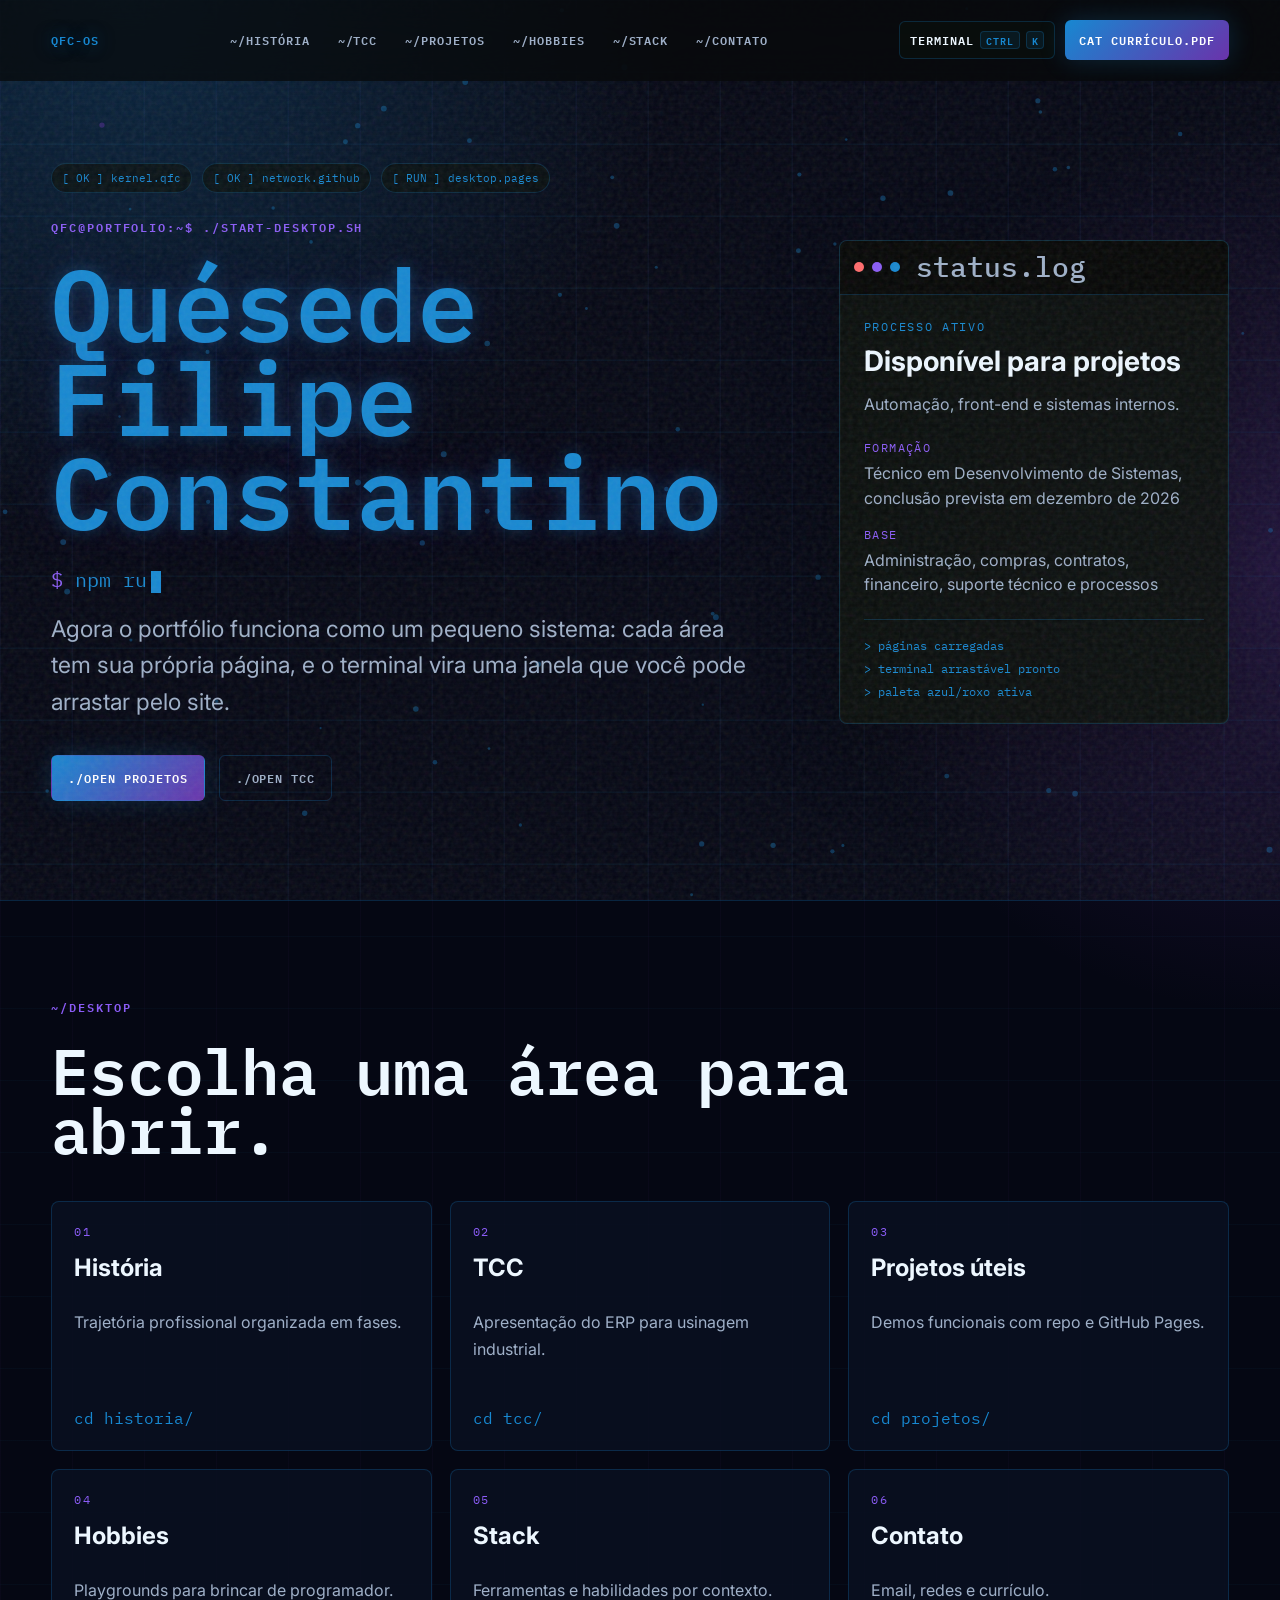
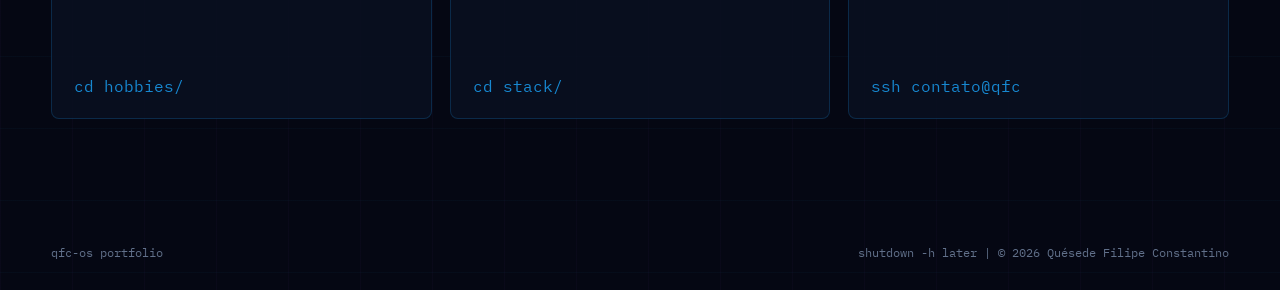
<file: index.html>
<!doctype html>
<html lang="pt-BR">
<head>
  <meta charset="utf-8">
  <meta name="viewport" content="width=device-width, initial-scale=1">
  <meta name="description" content="Portfólio terminal de Quésede Filipe Constantino, desenvolvedor em formação com projetos de automação, ERP, front-end e sistemas web.">
  <title>QFC OS | Home</title>
  <link rel="preconnect" href="https://fonts.googleapis.com">
  <link rel="preconnect" href="https://fonts.gstatic.com" crossorigin>
  <link href="https://fonts.googleapis.com/css2?family=IBM+Plex+Mono:wght@400;500;600&family=Inter:wght@400;500;600;700;800;900&display=swap" rel="stylesheet">
  <link rel="stylesheet" href="assets/css/styles.css">
</head>
<body>
  <div class="grain" aria-hidden="true"></div>
  <div class="scanlines" aria-hidden="true"></div>
  <header class="site-header" id="top">
    <a class="brand" href="index.html">qfc-os</a>
    <nav aria-label="Principal">
      <a href="historia.html">~/história</a>
      <a href="tcc.html">~/tcc</a>
      <a href="projetos.html">~/projetos</a>
      <a href="hobbies.html">~/hobbies</a>
      <a href="stack.html">~/stack</a>
      <a href="contato.html">~/contato</a>
    </nav>
    <div class="header-tools">
      <button class="command-trigger" id="terminalTrigger" type="button" aria-label="Abrir terminal Linux" aria-controls="linuxTerminal" aria-expanded="false">
        <span>Terminal</span><kbd>Ctrl</kbd><kbd>K</kbd>
      </button>
      <a class="header-action" href="assets/docs/curriculo-quesede-filipe-constantino.pdf">cat currículo.pdf</a>
    </div>
  </header>

  <main>
    <section class="hero" data-section>
      <canvas id="signalCanvas" aria-hidden="true"></canvas>
      <div class="hero-copy">
        <div class="boot-strip" aria-label="Sequência de inicialização">
          <span>[ OK ] kernel.qfc</span>
          <span>[ OK ] network.github</span>
          <span>[ RUN ] desktop.pages</span>
        </div>
        <p class="eyebrow">qfc@portfolio:~$ ./start-desktop.sh</p>
        <h1>Quésede<br>Filipe<br>Constantino</h1>
        <p class="hero-line"><span class="prompt">$</span> <span id="typedCommand">npm run portfolio -- --terminal-mode</span><span class="caret"></span></p>
        <p class="hero-subline">Agora o portfólio funciona como um pequeno sistema: cada área tem sua própria página, e o terminal vira uma janela que você pode arrastar pelo site.</p>
        <div class="hero-actions">
          <a class="button primary" href="projetos.html">./open projetos</a>
          <a class="button ghost" href="tcc.html">./open tcc</a>
        </div>
      </div>
      <aside class="hero-panel terminal-window" aria-label="Resumo profissional">
        <div class="window-bar"><span></span><span></span><span></span><strong>status.log</strong></div>
        <span class="panel-kicker">processo ativo</span>
        <strong>Disponível para projetos</strong>
        <p id="typedStatus">Automação, front-end e sistemas internos.</p>
        <dl>
          <div><dt>Formação</dt><dd>Técnico em Desenvolvimento de Sistemas, conclusão prevista em dezembro de 2026</dd></div>
          <div><dt>Base</dt><dd>Administração, compras, contratos, financeiro, suporte técnico e processos</dd></div>
        </dl>
        <div class="terminal-log">
          <span>&gt; páginas carregadas</span>
          <span>&gt; terminal arrastável pronto</span>
          <span>&gt; paleta azul/roxo ativa</span>
        </div>
      </aside>
    </section>

    <section class="page-shell" aria-label="Mapa do portfólio">
      <div class="section-intro reveal">
        <p class="eyebrow">~/desktop</p>
        <h2>Escolha uma área para abrir.</h2>
      </div>
      <div class="page-nav-grid">
        <a class="page-card reveal" href="historia.html"><span>01</span><strong>História</strong><p>Trajetória profissional organizada em fases.</p><code>cd historia/</code></a>
        <a class="page-card reveal" href="tcc.html"><span>02</span><strong>TCC</strong><p>Apresentação do ERP para usinagem industrial.</p><code>cd tcc/</code></a>
        <a class="page-card reveal" href="projetos.html"><span>03</span><strong>Projetos úteis</strong><p>Demos funcionais com repo e GitHub Pages.</p><code>cd projetos/</code></a>
        <a class="page-card reveal" href="hobbies.html"><span>04</span><strong>Hobbies</strong><p>Playgrounds para brincar de programador.</p><code>cd hobbies/</code></a>
        <a class="page-card reveal" href="stack.html"><span>05</span><strong>Stack</strong><p>Ferramentas e habilidades por contexto.</p><code>cd stack/</code></a>
        <a class="page-card reveal" href="contato.html"><span>06</span><strong>Contato</strong><p>Email, redes e currículo.</p><code>ssh contato@qfc</code></a>
      </div>
    </section>
  </main>

  <footer><span>qfc-os portfolio</span><span>shutdown -h later | © 2026 Quésede Filipe Constantino</span></footer>

  <section class="linux-terminal terminal-window" id="linuxTerminal" aria-label="Terminal de comandos do portfólio" hidden>
    <div class="window-bar"><span></span><span></span><span></span><strong>qfc@portfolio:~</strong><button id="terminalClose" type="button" aria-label="Fechar terminal">×</button></div>
    <div class="terminal-output" id="terminalOutput" aria-live="polite"></div>
    <form class="terminal-input-line" id="terminalForm"><label for="terminalInput">qfc@portfolio:~$</label><input id="terminalInput" type="text" autocomplete="off" spellcheck="false" placeholder="digite help"></form>
  </section>
  <div class="toast" id="toast" role="status" aria-live="polite" hidden></div>
  <script src="assets/js/main.js"></script>
</body>
</html>
</file>
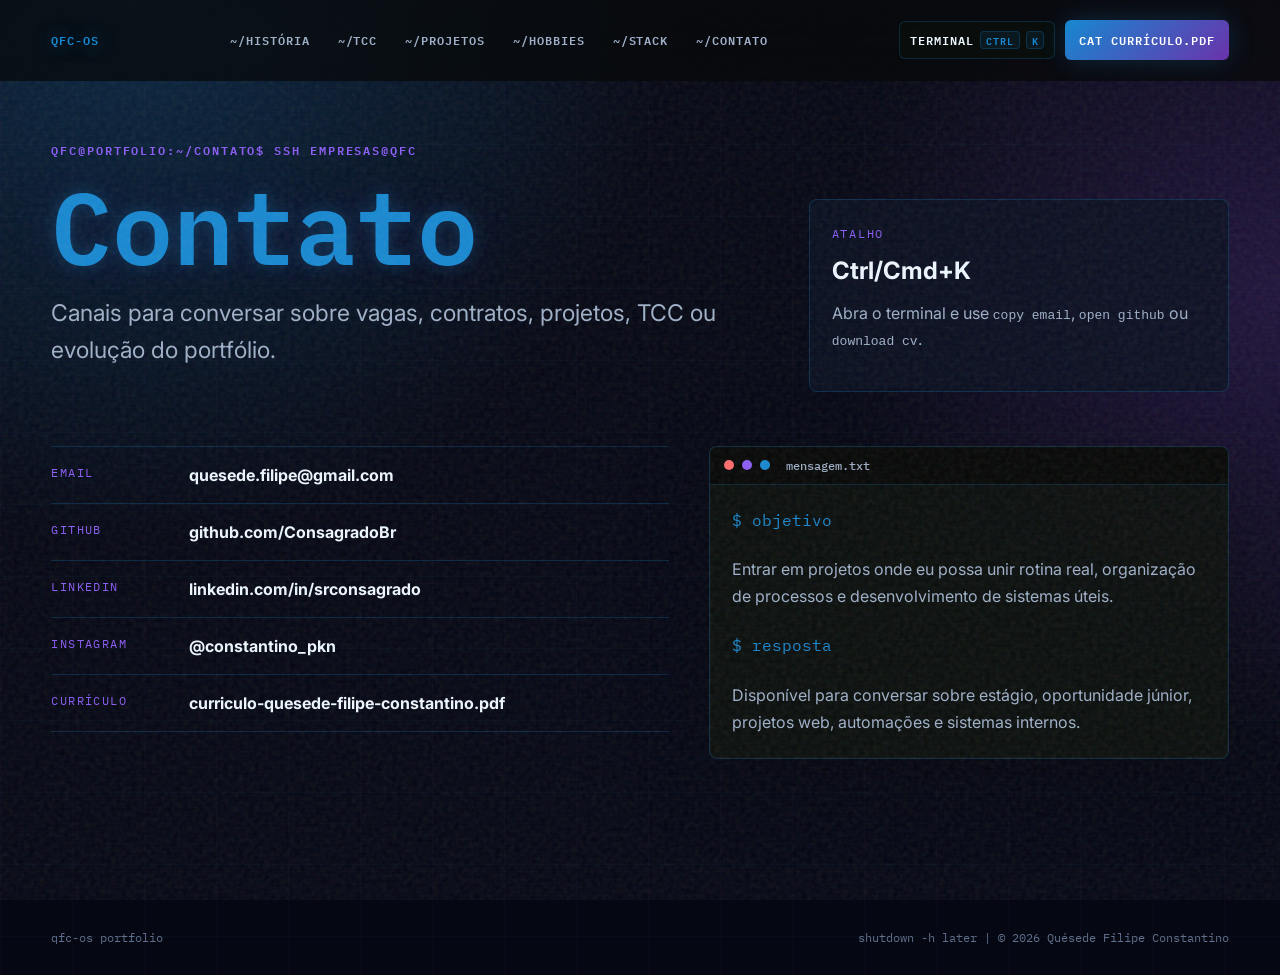
<file: contato.html>
<!doctype html>
<html lang="pt-BR">
<head>
  <meta charset="utf-8">
  <meta name="viewport" content="width=device-width, initial-scale=1">
  <meta name="description" content="Contato, redes e currículo de Quésede Filipe Constantino.">
  <title>QFC OS | Contato</title>
  <link rel="preconnect" href="https://fonts.googleapis.com">
  <link rel="preconnect" href="https://fonts.gstatic.com" crossorigin>
  <link href="https://fonts.googleapis.com/css2?family=IBM+Plex+Mono:wght@400;500;600&family=Inter:wght@400;500;600;700;800;900&display=swap" rel="stylesheet">
  <link rel="stylesheet" href="assets/css/styles.css">
</head>
<body>
  <div class="grain" aria-hidden="true"></div>
  <div class="scanlines" aria-hidden="true"></div>
  <header class="site-header" id="top">
    <a class="brand" href="index.html">qfc-os</a>
    <nav aria-label="Principal"><a href="historia.html">~/história</a><a href="tcc.html">~/tcc</a><a href="projetos.html">~/projetos</a><a href="hobbies.html">~/hobbies</a><a href="stack.html">~/stack</a><a href="contato.html">~/contato</a></nav>
    <div class="header-tools"><button class="command-trigger" id="terminalTrigger" type="button" aria-label="Abrir terminal Linux" aria-controls="linuxTerminal" aria-expanded="false"><span>Terminal</span><kbd>Ctrl</kbd><kbd>K</kbd></button><a class="header-action" href="assets/docs/curriculo-quesede-filipe-constantino.pdf">cat currículo.pdf</a></div>
  </header>

  <main class="page-shell">
    <section class="page-hero reveal">
      <div>
        <p class="eyebrow">qfc@portfolio:~/contato$ ssh empresas@qfc</p>
        <h1>Contato</h1>
        <p class="page-lead">Canais para conversar sobre vagas, contratos, projetos, TCC ou evolução do portfólio.</p>
      </div>
      <aside class="content-card"><span>atalho</span><strong>Ctrl/Cmd+K</strong><p>Abra o terminal e use <code>copy email</code>, <code>open github</code> ou <code>download cv</code>.</p></aside>
    </section>

    <section class="contact reveal" aria-label="Links de contato">
      <div class="contact-links">
        <a href="mailto:quesede.filipe@gmail.com"><span>Email</span><strong>quesede.filipe@gmail.com</strong></a>
        <a href="https://github.com/ConsagradoBr" target="_blank" rel="noreferrer"><span>GitHub</span><strong>github.com/ConsagradoBr</strong></a>
        <a href="https://www.linkedin.com/in/srconsagrado/" target="_blank" rel="noreferrer"><span>LinkedIn</span><strong>linkedin.com/in/srconsagrado</strong></a>
        <a href="https://www.instagram.com/constantino_pkn/" target="_blank" rel="noreferrer"><span>Instagram</span><strong>@constantino_pkn</strong></a>
        <a href="assets/docs/curriculo-quesede-filipe-constantino.pdf"><span>Currículo</span><strong>curriculo-quesede-filipe-constantino.pdf</strong></a>
      </div>
      <article class="terminal-window tcc-terminal">
        <div class="window-bar"><span></span><span></span><span></span><strong>mensagem.txt</strong></div>
        <p class="command">$ objetivo</p>
        <p>Entrar em projetos onde eu possa unir rotina real, organização de processos e desenvolvimento de sistemas úteis.</p>
        <p class="command">$ resposta</p>
        <p>Disponível para conversar sobre estágio, oportunidade júnior, projetos web, automações e sistemas internos.</p>
      </article>
    </section>
  </main>

  <footer><span>qfc-os portfolio</span><span>shutdown -h later | © 2026 Quésede Filipe Constantino</span></footer>
  <section class="linux-terminal terminal-window" id="linuxTerminal" aria-label="Terminal de comandos do portfólio" hidden>
    <div class="window-bar"><span></span><span></span><span></span><strong>qfc@portfolio:~/contato</strong><button id="terminalClose" type="button" aria-label="Fechar terminal">×</button></div>
    <div class="terminal-output" id="terminalOutput" aria-live="polite"></div>
    <form class="terminal-input-line" id="terminalForm"><label for="terminalInput">qfc@portfolio:~$</label><input id="terminalInput" type="text" autocomplete="off" spellcheck="false" placeholder="digite help"></form>
  </section>
  <div class="toast" id="toast" role="status" aria-live="polite" hidden></div>
  <script src="assets/js/main.js"></script>
</body>
</html>
</file>
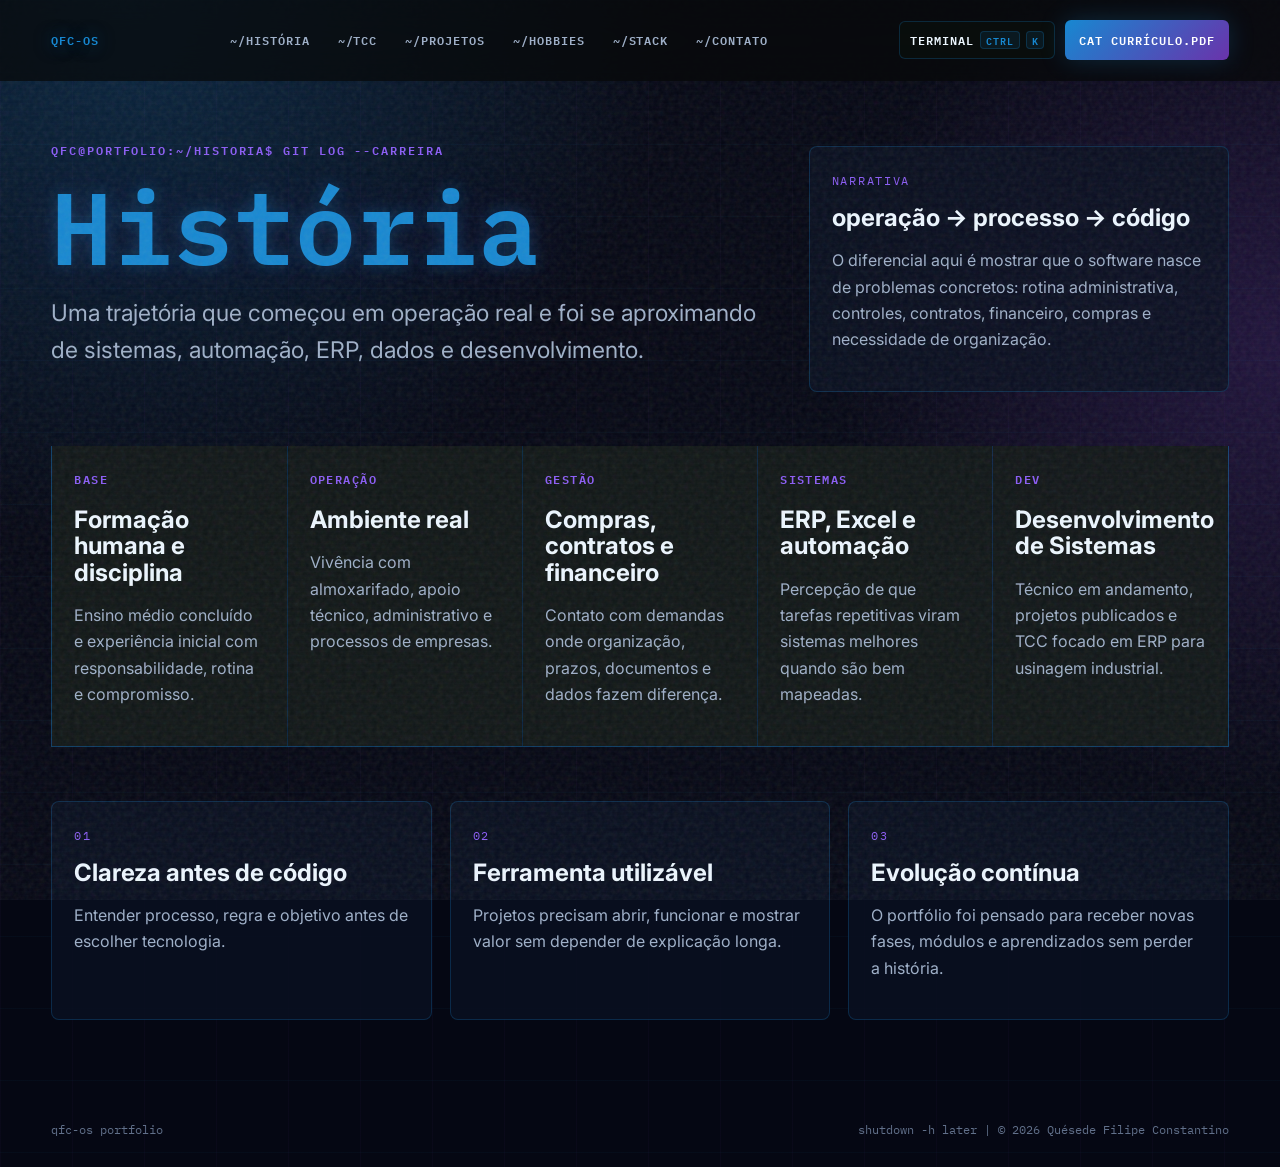
<file: historia.html>
<!doctype html>
<html lang="pt-BR">
<head>
  <meta charset="utf-8">
  <meta name="viewport" content="width=device-width, initial-scale=1">
  <meta name="description" content="História profissional de Quésede Filipe Constantino em formato de sistema operacional.">
  <title>QFC OS | História</title>
  <link rel="preconnect" href="https://fonts.googleapis.com">
  <link rel="preconnect" href="https://fonts.gstatic.com" crossorigin>
  <link href="https://fonts.googleapis.com/css2?family=IBM+Plex+Mono:wght@400;500;600&family=Inter:wght@400;500;600;700;800;900&display=swap" rel="stylesheet">
  <link rel="stylesheet" href="assets/css/styles.css">
</head>
<body>
  <div class="grain" aria-hidden="true"></div>
  <div class="scanlines" aria-hidden="true"></div>
  <header class="site-header" id="top">
    <a class="brand" href="index.html">qfc-os</a>
    <nav aria-label="Principal">
      <a href="historia.html">~/história</a>
      <a href="tcc.html">~/tcc</a>
      <a href="projetos.html">~/projetos</a>
      <a href="hobbies.html">~/hobbies</a>
      <a href="stack.html">~/stack</a>
      <a href="contato.html">~/contato</a>
    </nav>
    <div class="header-tools">
      <button class="command-trigger" id="terminalTrigger" type="button" aria-label="Abrir terminal Linux" aria-controls="linuxTerminal" aria-expanded="false"><span>Terminal</span><kbd>Ctrl</kbd><kbd>K</kbd></button>
      <a class="header-action" href="assets/docs/curriculo-quesede-filipe-constantino.pdf">cat currículo.pdf</a>
    </div>
  </header>

  <main class="page-shell">
    <section class="page-hero reveal" aria-label="História profissional">
      <div>
        <p class="eyebrow">qfc@portfolio:~/historia$ git log --carreira</p>
        <h1>História</h1>
        <p class="page-lead">Uma trajetória que começou em operação real e foi se aproximando de sistemas, automação, ERP, dados e desenvolvimento.</p>
      </div>
      <aside class="content-card">
        <span>narrativa</span>
        <strong>operação -> processo -> código</strong>
        <p>O diferencial aqui é mostrar que o software nasce de problemas concretos: rotina administrativa, controles, contratos, financeiro, compras e necessidade de organização.</p>
      </aside>
    </section>

    <section class="timeline reveal" aria-label="Linha do tempo">
      <article><span>base</span><h3>Formação humana e disciplina</h3><p>Ensino médio concluído e experiência inicial com responsabilidade, rotina e compromisso.</p></article>
      <article><span>operação</span><h3>Ambiente real</h3><p>Vivência com almoxarifado, apoio técnico, administrativo e processos de empresas.</p></article>
      <article><span>gestão</span><h3>Compras, contratos e financeiro</h3><p>Contato com demandas onde organização, prazos, documentos e dados fazem diferença.</p></article>
      <article><span>sistemas</span><h3>ERP, Excel e automação</h3><p>Percepção de que tarefas repetitivas viram sistemas melhores quando são bem mapeadas.</p></article>
      <article><span>dev</span><h3>Desenvolvimento de Sistemas</h3><p>Técnico em andamento, projetos publicados e TCC focado em ERP para usinagem industrial.</p></article>
    </section>

    <section class="content-grid reveal" aria-label="Princípios">
      <article class="content-card"><span>01</span><strong>Clareza antes de código</strong><p>Entender processo, regra e objetivo antes de escolher tecnologia.</p></article>
      <article class="content-card"><span>02</span><strong>Ferramenta utilizável</strong><p>Projetos precisam abrir, funcionar e mostrar valor sem depender de explicação longa.</p></article>
      <article class="content-card"><span>03</span><strong>Evolução contínua</strong><p>O portfólio foi pensado para receber novas fases, módulos e aprendizados sem perder a história.</p></article>
    </section>
  </main>

  <footer><span>qfc-os portfolio</span><span>shutdown -h later | © 2026 Quésede Filipe Constantino</span></footer>
  <section class="linux-terminal terminal-window" id="linuxTerminal" aria-label="Terminal de comandos do portfólio" hidden>
    <div class="window-bar"><span></span><span></span><span></span><strong>qfc@portfolio:~/historia</strong><button id="terminalClose" type="button" aria-label="Fechar terminal">×</button></div>
    <div class="terminal-output" id="terminalOutput" aria-live="polite"></div>
    <form class="terminal-input-line" id="terminalForm"><label for="terminalInput">qfc@portfolio:~$</label><input id="terminalInput" type="text" autocomplete="off" spellcheck="false" placeholder="digite help"></form>
  </section>
  <div class="toast" id="toast" role="status" aria-live="polite" hidden></div>
  <script src="assets/js/main.js"></script>
</body>
</html>
</file>
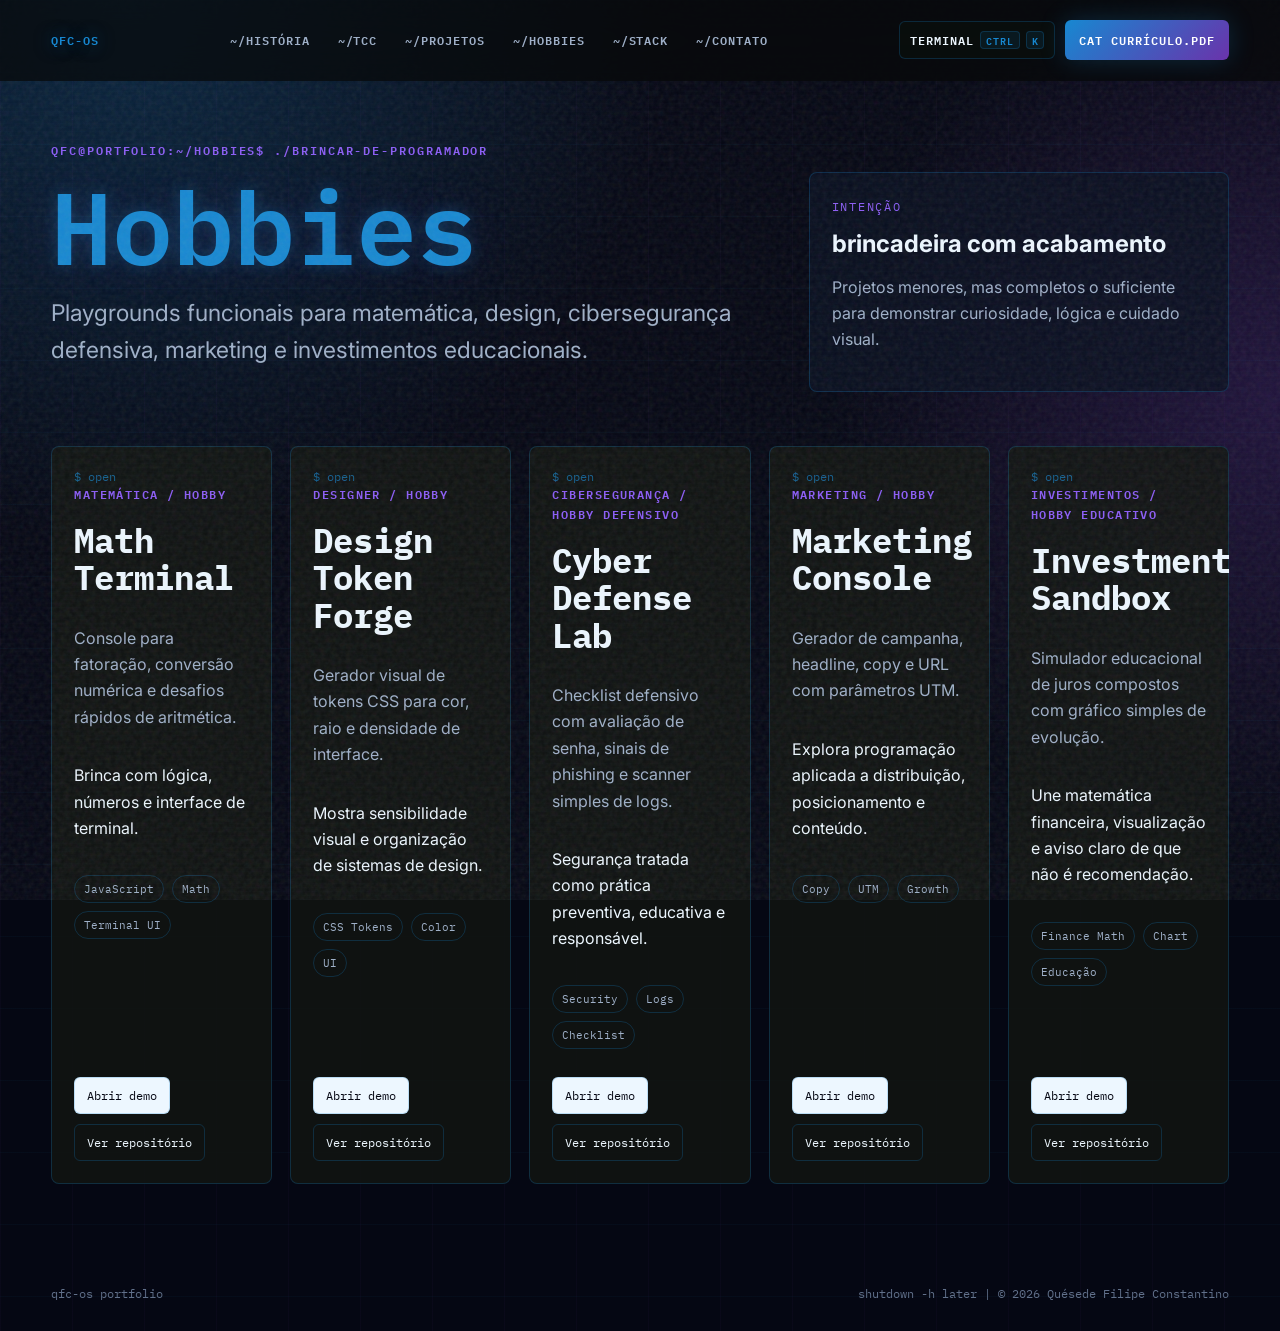
<file: hobbies.html>
<!doctype html>
<html lang="pt-BR">
<head>
  <meta charset="utf-8">
  <meta name="viewport" content="width=device-width, initial-scale=1">
  <meta name="description" content="Projetos hobby e playgrounds de programação de Quésede Filipe Constantino.">
  <title>QFC OS | Hobbies</title>
  <link rel="preconnect" href="https://fonts.googleapis.com">
  <link rel="preconnect" href="https://fonts.gstatic.com" crossorigin>
  <link href="https://fonts.googleapis.com/css2?family=IBM+Plex+Mono:wght@400;500;600&family=Inter:wght@400;500;600;700;800;900&display=swap" rel="stylesheet">
  <link rel="stylesheet" href="assets/css/styles.css">
</head>
<body>
  <div class="grain" aria-hidden="true"></div>
  <div class="scanlines" aria-hidden="true"></div>
  <header class="site-header" id="top">
    <a class="brand" href="index.html">qfc-os</a>
    <nav aria-label="Principal"><a href="historia.html">~/história</a><a href="tcc.html">~/tcc</a><a href="projetos.html">~/projetos</a><a href="hobbies.html">~/hobbies</a><a href="stack.html">~/stack</a><a href="contato.html">~/contato</a></nav>
    <div class="header-tools"><button class="command-trigger" id="terminalTrigger" type="button" aria-label="Abrir terminal Linux" aria-controls="linuxTerminal" aria-expanded="false"><span>Terminal</span><kbd>Ctrl</kbd><kbd>K</kbd></button><a class="header-action" href="assets/docs/curriculo-quesede-filipe-constantino.pdf">cat currículo.pdf</a></div>
  </header>

  <main class="page-shell">
    <section class="page-hero reveal">
      <div>
        <p class="eyebrow">qfc@portfolio:~/hobbies$ ./brincar-de-programador</p>
        <h1>Hobbies</h1>
        <p class="page-lead">Playgrounds funcionais para matemática, design, cibersegurança defensiva, marketing e investimentos educacionais.</p>
      </div>
      <aside class="content-card"><span>intenção</span><strong>brincadeira com acabamento</strong><p>Projetos menores, mas completos o suficiente para demonstrar curiosidade, lógica e cuidado visual.</p></aside>
    </section>

    <section class="project-grid lab-grid" id="labGrid" aria-label="Projetos hobby"></section>
  </main>

  <footer><span>qfc-os portfolio</span><span>shutdown -h later | © 2026 Quésede Filipe Constantino</span></footer>
  <section class="linux-terminal terminal-window" id="linuxTerminal" aria-label="Terminal de comandos do portfólio" hidden>
    <div class="window-bar"><span></span><span></span><span></span><strong>qfc@portfolio:~/hobbies</strong><button id="terminalClose" type="button" aria-label="Fechar terminal">×</button></div>
    <div class="terminal-output" id="terminalOutput" aria-live="polite"></div>
    <form class="terminal-input-line" id="terminalForm"><label for="terminalInput">qfc@portfolio:~$</label><input id="terminalInput" type="text" autocomplete="off" spellcheck="false" placeholder="digite help"></form>
  </section>
  <div class="toast" id="toast" role="status" aria-live="polite" hidden></div>
  <script src="assets/js/main.js"></script>
</body>
</html>
</file>
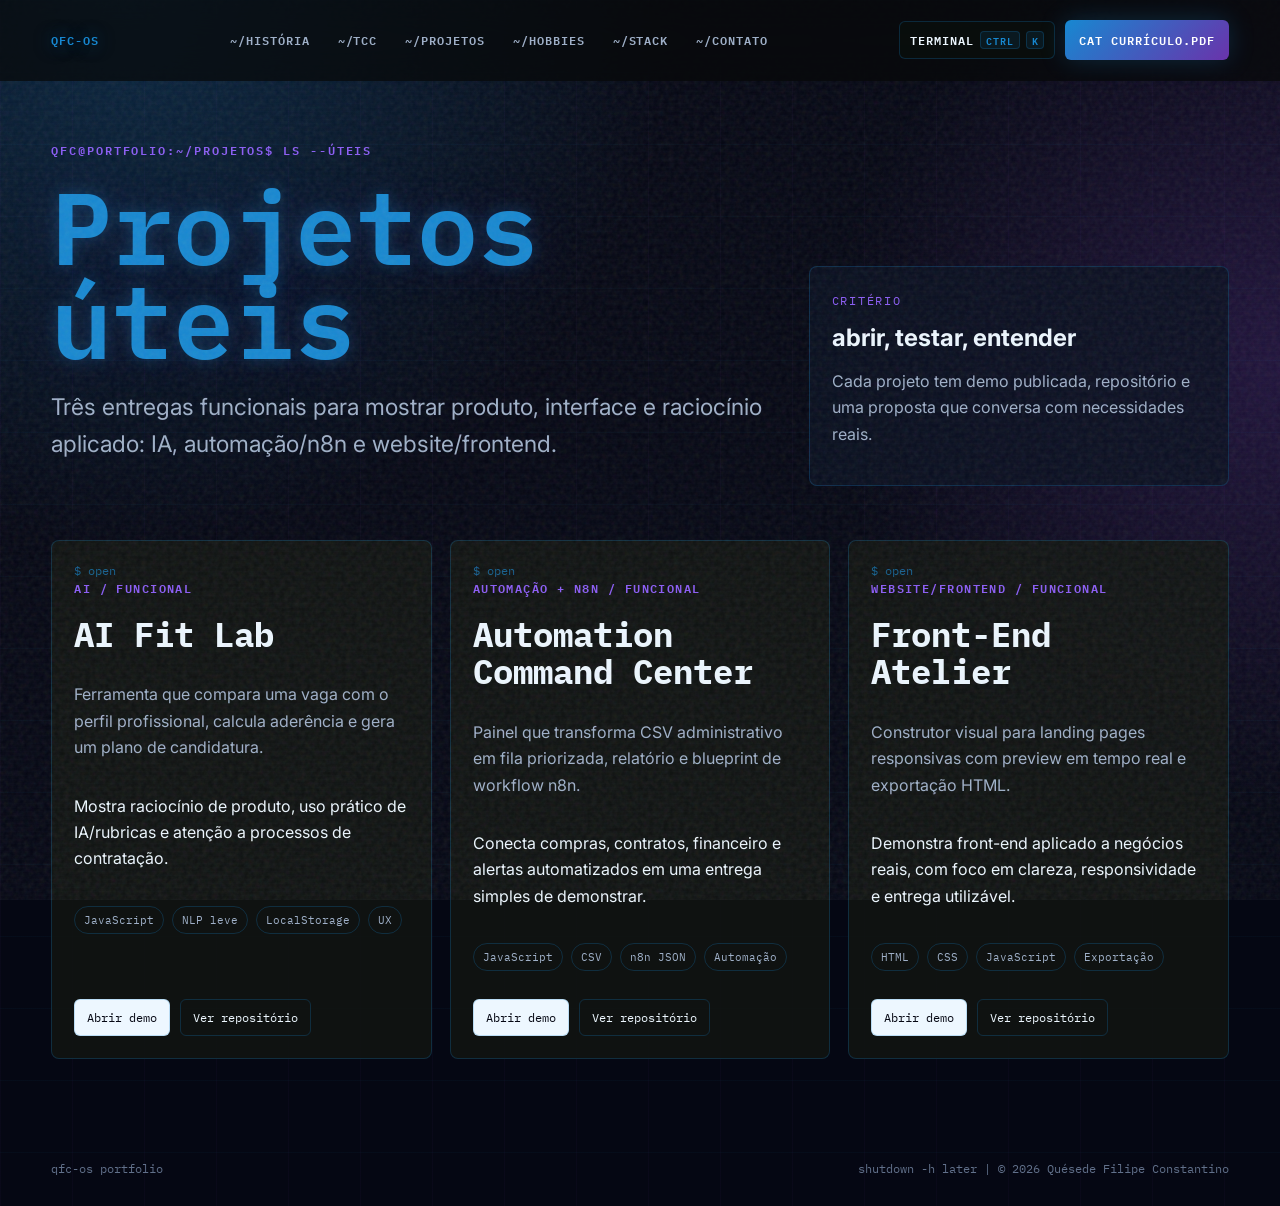
<file: projetos.html>
<!doctype html>
<html lang="pt-BR">
<head>
  <meta charset="utf-8">
  <meta name="viewport" content="width=device-width, initial-scale=1">
  <meta name="description" content="Projetos úteis de IA, automação e front-end de Quésede Filipe Constantino.">
  <title>QFC OS | Projetos</title>
  <link rel="preconnect" href="https://fonts.googleapis.com">
  <link rel="preconnect" href="https://fonts.gstatic.com" crossorigin>
  <link href="https://fonts.googleapis.com/css2?family=IBM+Plex+Mono:wght@400;500;600&family=Inter:wght@400;500;600;700;800;900&display=swap" rel="stylesheet">
  <link rel="stylesheet" href="assets/css/styles.css">
</head>
<body>
  <div class="grain" aria-hidden="true"></div>
  <div class="scanlines" aria-hidden="true"></div>
  <header class="site-header" id="top">
    <a class="brand" href="index.html">qfc-os</a>
    <nav aria-label="Principal"><a href="historia.html">~/história</a><a href="tcc.html">~/tcc</a><a href="projetos.html">~/projetos</a><a href="hobbies.html">~/hobbies</a><a href="stack.html">~/stack</a><a href="contato.html">~/contato</a></nav>
    <div class="header-tools"><button class="command-trigger" id="terminalTrigger" type="button" aria-label="Abrir terminal Linux" aria-controls="linuxTerminal" aria-expanded="false"><span>Terminal</span><kbd>Ctrl</kbd><kbd>K</kbd></button><a class="header-action" href="assets/docs/curriculo-quesede-filipe-constantino.pdf">cat currículo.pdf</a></div>
  </header>

  <main class="page-shell">
    <section class="page-hero reveal">
      <div>
        <p class="eyebrow">qfc@portfolio:~/projetos$ ls --úteis</p>
        <h1>Projetos úteis</h1>
        <p class="page-lead">Três entregas funcionais para mostrar produto, interface e raciocínio aplicado: IA, automação/n8n e website/frontend.</p>
      </div>
      <aside class="content-card"><span>critério</span><strong>abrir, testar, entender</strong><p>Cada projeto tem demo publicada, repositório e uma proposta que conversa com necessidades reais.</p></aside>
    </section>

    <section class="project-grid" id="projectGrid" aria-label="Projetos úteis"></section>
  </main>

  <footer><span>qfc-os portfolio</span><span>shutdown -h later | © 2026 Quésede Filipe Constantino</span></footer>
  <section class="linux-terminal terminal-window" id="linuxTerminal" aria-label="Terminal de comandos do portfólio" hidden>
    <div class="window-bar"><span></span><span></span><span></span><strong>qfc@portfolio:~/projetos</strong><button id="terminalClose" type="button" aria-label="Fechar terminal">×</button></div>
    <div class="terminal-output" id="terminalOutput" aria-live="polite"></div>
    <form class="terminal-input-line" id="terminalForm"><label for="terminalInput">qfc@portfolio:~$</label><input id="terminalInput" type="text" autocomplete="off" spellcheck="false" placeholder="digite help"></form>
  </section>
  <div class="toast" id="toast" role="status" aria-live="polite" hidden></div>
  <script src="assets/js/main.js"></script>
</body>
</html>
</file>
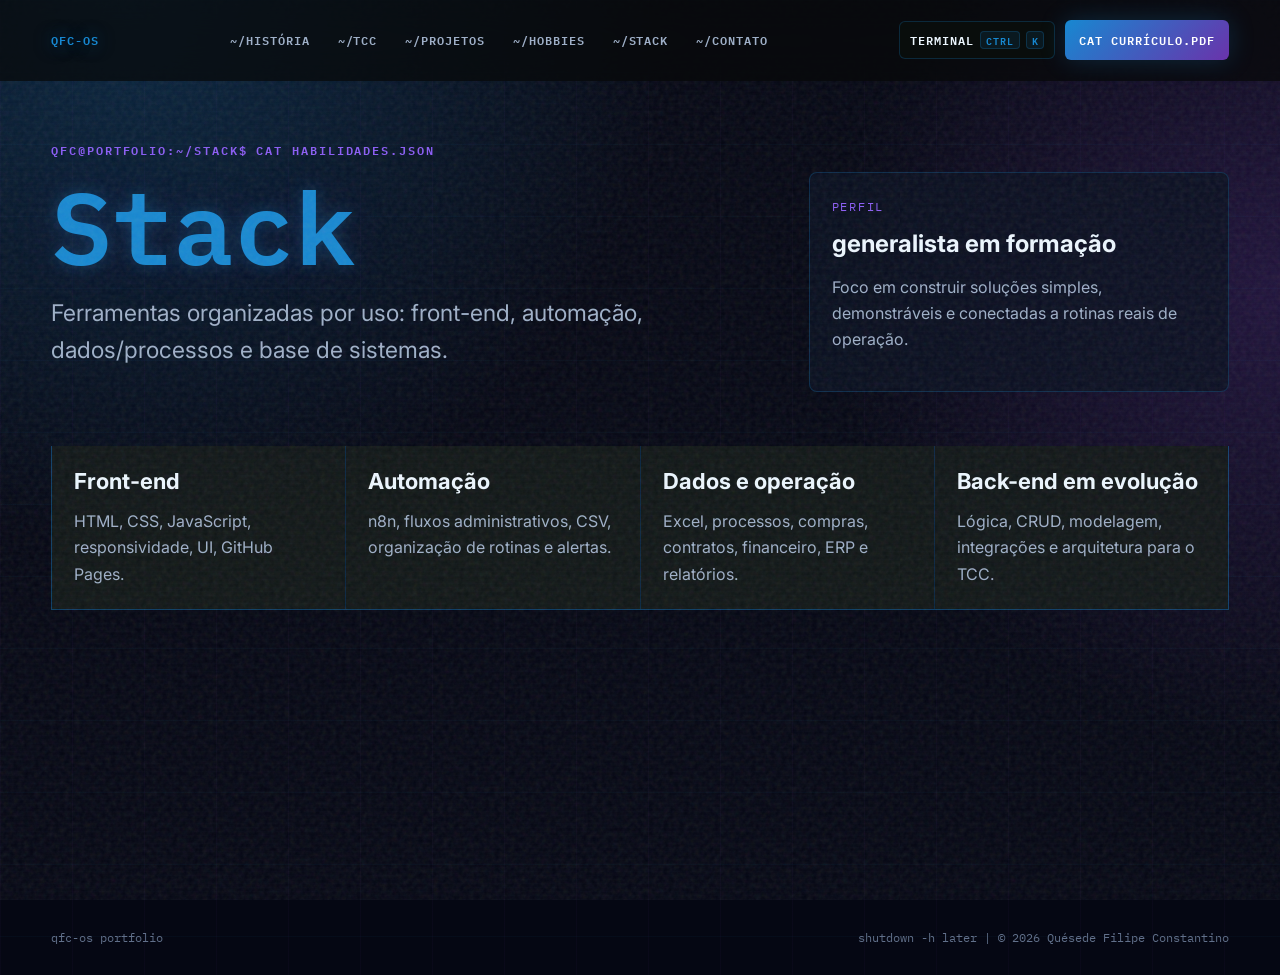
<file: stack.html>
<!doctype html>
<html lang="pt-BR">
<head>
  <meta charset="utf-8">
  <meta name="viewport" content="width=device-width, initial-scale=1">
  <meta name="description" content="Stack técnica e habilidades de Quésede Filipe Constantino.">
  <title>QFC OS | Stack</title>
  <link rel="preconnect" href="https://fonts.googleapis.com">
  <link rel="preconnect" href="https://fonts.gstatic.com" crossorigin>
  <link href="https://fonts.googleapis.com/css2?family=IBM+Plex+Mono:wght@400;500;600&family=Inter:wght@400;500;600;700;800;900&display=swap" rel="stylesheet">
  <link rel="stylesheet" href="assets/css/styles.css">
</head>
<body>
  <div class="grain" aria-hidden="true"></div>
  <div class="scanlines" aria-hidden="true"></div>
  <header class="site-header" id="top">
    <a class="brand" href="index.html">qfc-os</a>
    <nav aria-label="Principal"><a href="historia.html">~/história</a><a href="tcc.html">~/tcc</a><a href="projetos.html">~/projetos</a><a href="hobbies.html">~/hobbies</a><a href="stack.html">~/stack</a><a href="contato.html">~/contato</a></nav>
    <div class="header-tools"><button class="command-trigger" id="terminalTrigger" type="button" aria-label="Abrir terminal Linux" aria-controls="linuxTerminal" aria-expanded="false"><span>Terminal</span><kbd>Ctrl</kbd><kbd>K</kbd></button><a class="header-action" href="assets/docs/curriculo-quesede-filipe-constantino.pdf">cat currículo.pdf</a></div>
  </header>

  <main class="page-shell">
    <section class="page-hero reveal">
      <div>
        <p class="eyebrow">qfc@portfolio:~/stack$ cat habilidades.json</p>
        <h1>Stack</h1>
        <p class="page-lead">Ferramentas organizadas por uso: front-end, automação, dados/processos e base de sistemas.</p>
      </div>
      <aside class="content-card"><span>perfil</span><strong>generalista em formação</strong><p>Foco em construir soluções simples, demonstráveis e conectadas a rotinas reais de operação.</p></aside>
    </section>

    <section class="stack-grid reveal" aria-label="Stack técnica">
      <article><strong>Front-end</strong><span>HTML, CSS, JavaScript, responsividade, UI, GitHub Pages.</span></article>
      <article><strong>Automação</strong><span>n8n, fluxos administrativos, CSV, organização de rotinas e alertas.</span></article>
      <article><strong>Dados e operação</strong><span>Excel, processos, compras, contratos, financeiro, ERP e relatórios.</span></article>
      <article><strong>Back-end em evolução</strong><span>Lógica, CRUD, modelagem, integrações e arquitetura para o TCC.</span></article>
    </section>
  </main>

  <footer><span>qfc-os portfolio</span><span>shutdown -h later | © 2026 Quésede Filipe Constantino</span></footer>
  <section class="linux-terminal terminal-window" id="linuxTerminal" aria-label="Terminal de comandos do portfólio" hidden>
    <div class="window-bar"><span></span><span></span><span></span><strong>qfc@portfolio:~/stack</strong><button id="terminalClose" type="button" aria-label="Fechar terminal">×</button></div>
    <div class="terminal-output" id="terminalOutput" aria-live="polite"></div>
    <form class="terminal-input-line" id="terminalForm"><label for="terminalInput">qfc@portfolio:~$</label><input id="terminalInput" type="text" autocomplete="off" spellcheck="false" placeholder="digite help"></form>
  </section>
  <div class="toast" id="toast" role="status" aria-live="polite" hidden></div>
  <script src="assets/js/main.js"></script>
</body>
</html>
</file>
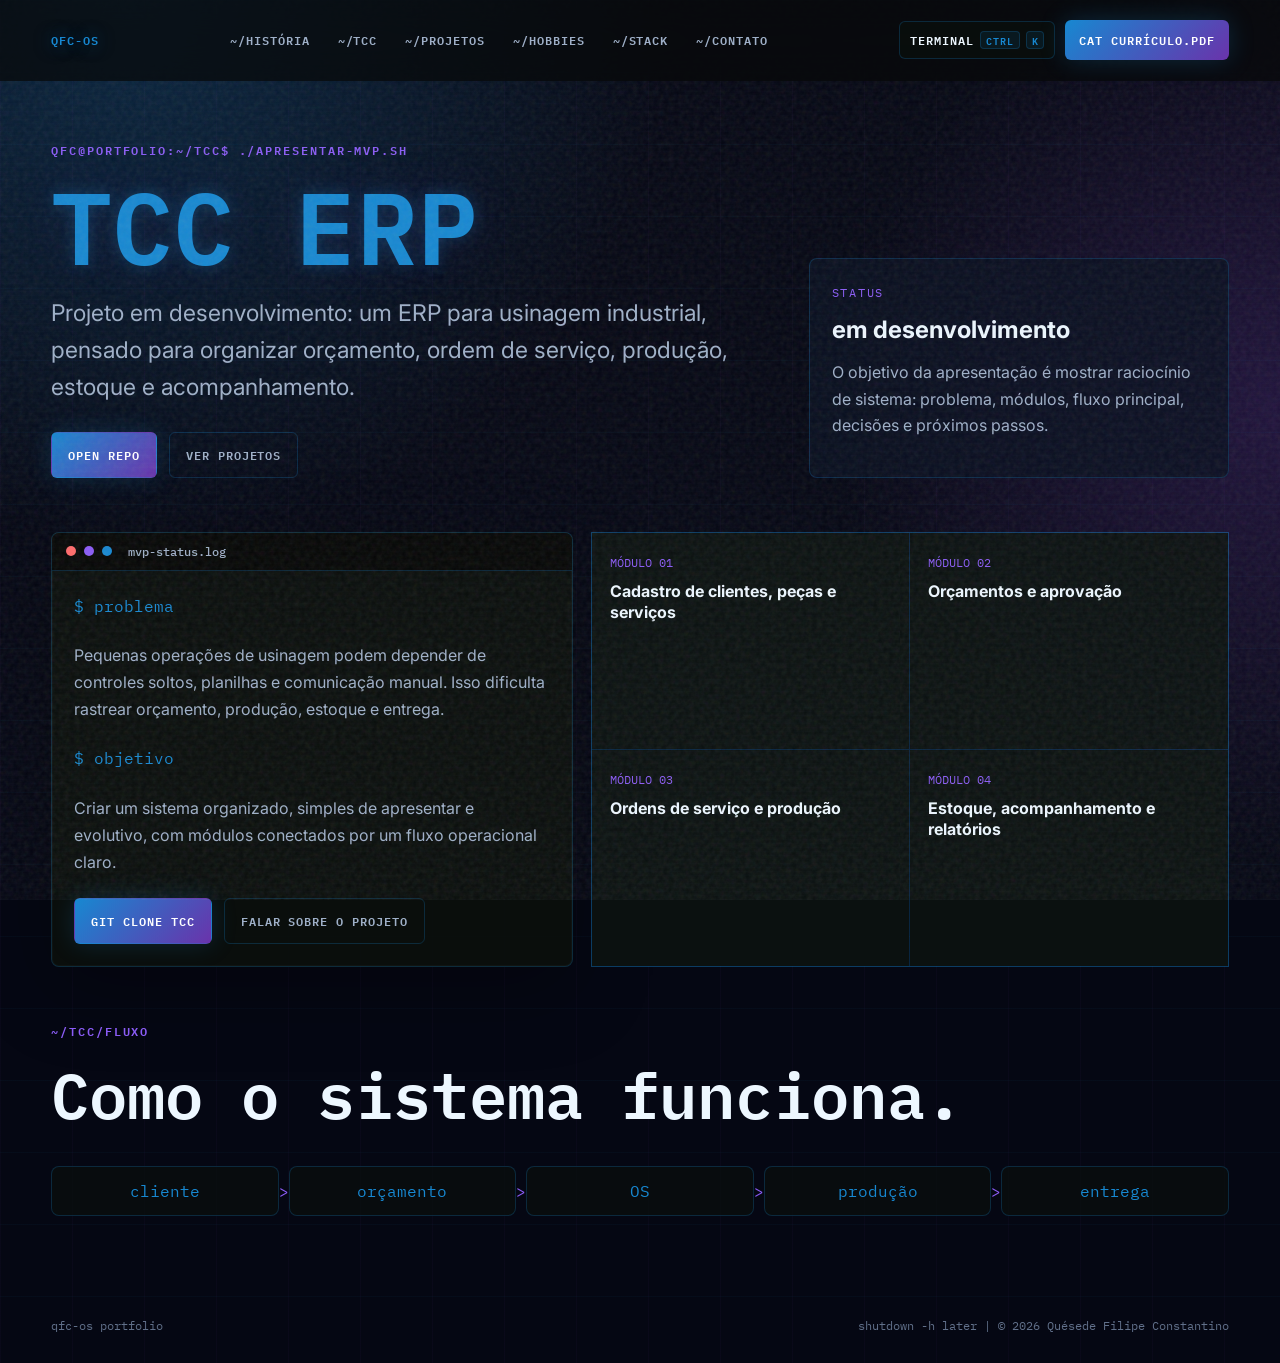
<file: tcc.html>
<!doctype html>
<html lang="pt-BR">
<head>
  <meta charset="utf-8">
  <meta name="viewport" content="width=device-width, initial-scale=1">
  <meta name="description" content="Apresentação do TCC ERP para Usinagem Industrial em desenvolvimento.">
  <title>QFC OS | TCC</title>
  <link rel="preconnect" href="https://fonts.googleapis.com">
  <link rel="preconnect" href="https://fonts.gstatic.com" crossorigin>
  <link href="https://fonts.googleapis.com/css2?family=IBM+Plex+Mono:wght@400;500;600&family=Inter:wght@400;500;600;700;800;900&display=swap" rel="stylesheet">
  <link rel="stylesheet" href="assets/css/styles.css">
</head>
<body>
  <div class="grain" aria-hidden="true"></div>
  <div class="scanlines" aria-hidden="true"></div>
  <header class="site-header" id="top">
    <a class="brand" href="index.html">qfc-os</a>
    <nav aria-label="Principal"><a href="historia.html">~/história</a><a href="tcc.html">~/tcc</a><a href="projetos.html">~/projetos</a><a href="hobbies.html">~/hobbies</a><a href="stack.html">~/stack</a><a href="contato.html">~/contato</a></nav>
    <div class="header-tools"><button class="command-trigger" id="terminalTrigger" type="button" aria-label="Abrir terminal Linux" aria-controls="linuxTerminal" aria-expanded="false"><span>Terminal</span><kbd>Ctrl</kbd><kbd>K</kbd></button><a class="header-action" href="assets/docs/curriculo-quesede-filipe-constantino.pdf">cat currículo.pdf</a></div>
  </header>

  <main class="page-shell">
    <section class="page-hero reveal" aria-label="TCC">
      <div>
        <p class="eyebrow">qfc@portfolio:~/tcc$ ./apresentar-mvp.sh</p>
        <h1>TCC ERP</h1>
        <p class="page-lead">Projeto em desenvolvimento: um ERP para usinagem industrial, pensado para organizar orçamento, ordem de serviço, produção, estoque e acompanhamento.</p>
        <div class="page-actions">
          <a class="button primary" href="https://github.com/ConsagradoBr/tcc-erp-usinagem" target="_blank" rel="noreferrer">open repo</a>
          <a class="button ghost" href="projetos.html">ver projetos</a>
        </div>
      </div>
      <aside class="content-card">
        <span>status</span>
        <strong>em desenvolvimento</strong>
        <p>O objetivo da apresentação é mostrar raciocínio de sistema: problema, módulos, fluxo principal, decisões e próximos passos.</p>
      </aside>
    </section>

    <section class="tcc-board reveal" aria-label="Detalhes do TCC">
      <article class="tcc-terminal terminal-window">
        <div class="window-bar"><span></span><span></span><span></span><strong>mvp-status.log</strong></div>
        <p class="command">$ problema</p>
        <p>Pequenas operações de usinagem podem depender de controles soltos, planilhas e comunicação manual. Isso dificulta rastrear orçamento, produção, estoque e entrega.</p>
        <p class="command">$ objetivo</p>
        <p>Criar um sistema organizado, simples de apresentar e evolutivo, com módulos conectados por um fluxo operacional claro.</p>
        <div class="tcc-actions"><a class="button primary" href="https://github.com/ConsagradoBr/tcc-erp-usinagem" target="_blank" rel="noreferrer">git clone tcc</a><a class="button ghost" href="contato.html">falar sobre o projeto</a></div>
      </article>
      <div class="tcc-modules">
        <article><span>módulo 01</span><strong>Cadastro de clientes, peças e serviços</strong></article>
        <article><span>módulo 02</span><strong>Orçamentos e aprovação</strong></article>
        <article><span>módulo 03</span><strong>Ordens de serviço e produção</strong></article>
        <article><span>módulo 04</span><strong>Estoque, acompanhamento e relatórios</strong></article>
      </div>
    </section>

    <section class="reveal" aria-label="Fluxo principal">
      <div class="section-intro"><p class="eyebrow">~/tcc/fluxo</p><h2>Como o sistema funciona.</h2></div>
      <div class="flow"><span>cliente</span><span>orçamento</span><span>OS</span><span>produção</span><span>entrega</span></div>
    </section>
  </main>

  <footer><span>qfc-os portfolio</span><span>shutdown -h later | © 2026 Quésede Filipe Constantino</span></footer>
  <section class="linux-terminal terminal-window" id="linuxTerminal" aria-label="Terminal de comandos do portfólio" hidden>
    <div class="window-bar"><span></span><span></span><span></span><strong>qfc@portfolio:~/tcc</strong><button id="terminalClose" type="button" aria-label="Fechar terminal">×</button></div>
    <div class="terminal-output" id="terminalOutput" aria-live="polite"></div>
    <form class="terminal-input-line" id="terminalForm"><label for="terminalInput">qfc@portfolio:~$</label><input id="terminalInput" type="text" autocomplete="off" spellcheck="false" placeholder="digite help"></form>
  </section>
  <div class="toast" id="toast" role="status" aria-live="polite" hidden></div>
  <script src="assets/js/main.js"></script>
</body>
</html>
</file>
<file: assets/css/styles.css>
:root {
  color-scheme: dark;
  --bg: #050713;
  --surface: #0a1021;
  --surface-2: #111735;
  --ink: #edf7ff;
  --muted: #9fb0c8;
  --low: #61708a;
  --line: rgba(23, 136, 209, .24);
  --accent: #8b5cf6;
  --green: #1788d1;
  --blue: #1788d1;
  --purple: #6a33ab;
  --danger: #ff6b6b;
  --font-sans: Inter, system-ui, sans-serif;
  --font-display: "Playfair Display", Georgia, serif;
  --font-mono: "IBM Plex Mono", monospace;
  --ease: cubic-bezier(.16, 1, .3, 1);
}
* { box-sizing: border-box; }
html { scroll-behavior: smooth; }
body {
  margin: 0;
  min-height: 100vh;
  overflow-x: hidden;
  background:
    linear-gradient(rgba(23, 136, 209, .04) 1px, transparent 1px),
    linear-gradient(90deg, rgba(106, 51, 171, .045) 1px, transparent 1px),
    radial-gradient(circle at 10% 0%, rgba(23, 136, 209, .24), transparent 34rem),
    radial-gradient(circle at 100% 30%, rgba(106, 51, 171, .26), transparent 28rem),
    var(--bg);
  background-size: 72px 72px, 72px 72px, auto, auto, auto;
  color: var(--ink);
  font-family: var(--font-sans);
  -webkit-font-smoothing: antialiased;
}
.grain {
  position: fixed;
  inset: 0;
  pointer-events: none;
  z-index: 10;
  opacity: .18;
  background-image: url("data:image/svg+xml,%3Csvg viewBox='0 0 220 220' xmlns='http://www.w3.org/2000/svg'%3E%3Cfilter id='n'%3E%3CfeTurbulence type='fractalNoise' baseFrequency='.8' numOctaves='3' stitchTiles='stitch'/%3E%3C/filter%3E%3Crect width='100%25' height='100%25' filter='url(%23n)' opacity='.5'/%3E%3C/svg%3E");
}
.scanlines {
  position: fixed;
  inset: 0;
  z-index: 11;
  pointer-events: none;
  opacity: .2;
  background: repeating-linear-gradient(to bottom, transparent 0, transparent 3px, rgba(23, 136, 209, .08) 4px);
  mix-blend-mode: screen;
}
a { color: inherit; }
.site-header {
  position: fixed;
  top: 0;
  left: 0;
  right: 0;
  z-index: 20;
  display: grid;
  grid-template-columns: auto 1fr auto;
  gap: 28px;
  align-items: center;
  padding: 20px clamp(18px, 4vw, 56px);
  border-bottom: 1px solid transparent;
  background: rgba(8, 9, 9, .72);
  backdrop-filter: blur(18px);
}
.site-header.scrolled { border-color: var(--line); }
.brand, .header-action, nav a, .button, .command-trigger {
  font-family: var(--font-mono);
  font-size: 12px;
  font-weight: 600;
  letter-spacing: .08em;
  text-transform: uppercase;
  text-decoration: none;
}
.brand { color: var(--green); text-shadow: 0 0 18px rgba(23, 136, 209, .55); }
nav { display: flex; justify-content: center; gap: 28px; }
nav a { color: var(--muted); transition: color .2s; }
nav a:hover { color: var(--ink); }
.header-tools {
  display: flex;
  align-items: center;
  gap: 10px;
}
.header-action { color: #fff; background: linear-gradient(135deg, var(--green), var(--purple)); padding: 10px 14px; border-radius: 6px; box-shadow: 0 0 26px rgba(23, 136, 209, .24); }
.command-trigger {
  display: inline-flex;
  align-items: center;
  gap: 6px;
  min-height: 38px;
  border: 1px solid var(--line);
  border-radius: 6px;
  padding: 8px 10px;
  color: var(--ink);
  background: rgba(11, 16, 13, .72);
  cursor: pointer;
}
kbd {
  border: 1px solid var(--line);
  border-radius: 4px;
  padding: 2px 5px;
  color: var(--green);
  background: rgba(23, 136, 209, .1);
  font-family: var(--font-mono);
  font-size: 10px;
  line-height: 1.2;
}
.hero {
  position: relative;
  min-height: 100svh;
  display: grid;
  grid-template-columns: minmax(0, 1fr) minmax(280px, 390px);
  gap: clamp(28px, 6vw, 80px);
  align-items: center;
  padding: 120px clamp(18px, 4vw, 56px) 56px;
  overflow: hidden;
}
#signalCanvas {
  position: absolute;
  inset: 0;
  width: 100%;
  height: 100%;
  opacity: .48;
}
.hero-copy, .hero-panel { position: relative; z-index: 1; }
.boot-strip {
  display: flex;
  flex-wrap: wrap;
  gap: 10px;
  margin-bottom: 24px;
  font-family: var(--font-mono);
  font-size: 11px;
  color: var(--green);
}
.boot-strip span {
  border: 1px solid var(--line);
  border-radius: 999px;
  padding: 7px 10px;
  background: rgba(11, 16, 13, .72);
  animation: boot-pop .8s var(--ease) both;
}
.boot-strip span:nth-child(2) { animation-delay: .15s; }
.boot-strip span:nth-child(3) { animation-delay: .3s; }
@keyframes boot-pop { from { opacity: 0; transform: translateY(10px); } to { opacity: 1; transform: none; } }
.eyebrow {
  margin: 0 0 18px;
  color: var(--accent);
  font-family: var(--font-mono);
  font-size: 12px;
  font-weight: 600;
  letter-spacing: .16em;
  text-transform: uppercase;
}
h1, h2 {
  margin: 0;
  max-width: 970px;
  font-family: var(--font-mono);
  font-weight: 600;
  line-height: .92;
  letter-spacing: 0;
  overflow-wrap: anywhere;
}
h1 {
  font-size: clamp(58px, 8vw, 112px);
  color: var(--green);
  text-shadow: 0 0 16px rgba(23, 136, 209, .3), 0 0 54px rgba(106, 51, 171, .18);
  animation: crt-glitch 7s steps(1) infinite;
}
h2 { font-size: clamp(36px, 5vw, 76px); }
@keyframes crt-glitch {
  0%, 94%, 100% { transform: none; filter: none; }
  95% { transform: translateX(2px); filter: hue-rotate(18deg); }
  96% { transform: translateX(-2px); }
}
.hero-line {
  max-width: 760px;
  margin: 26px 0 0;
  color: var(--green);
  font-family: var(--font-mono);
  font-size: clamp(16px, 1.6vw, 20px);
  line-height: 1.55;
}
.hero-subline {
  max-width: 760px;
  margin: 16px 0 0;
  color: var(--muted);
  font-size: clamp(18px, 2vw, 23px);
  line-height: 1.6;
}
.prompt { color: var(--accent); }
.caret {
  display: inline-block;
  width: 10px;
  height: 1.1em;
  margin-left: 4px;
  background: var(--green);
  vertical-align: text-bottom;
  animation: blink 1s steps(1) infinite;
}
@keyframes blink { 50% { opacity: 0; } }
.hero-actions { display: flex; flex-wrap: wrap; gap: 14px; margin-top: 34px; }
.button {
  display: inline-flex;
  min-height: 44px;
  align-items: center;
  justify-content: center;
  border: 1px solid var(--line);
  border-radius: 6px;
  padding: 12px 16px;
}
.button.primary { background: linear-gradient(135deg, var(--green), var(--purple)); border-color: transparent; color: #fff; box-shadow: 0 0 26px rgba(23, 136, 209, .2); }
.button.ghost { color: var(--muted); }
.button:hover { transform: translateY(-2px); box-shadow: 0 0 30px rgba(106, 51, 171, .24); }
.hero-panel {
  border: 1px solid var(--line);
  border-radius: 8px;
  padding: 0;
  background: rgba(11, 16, 13, .9);
  box-shadow: 0 24px 80px rgba(0, 0, 0, .28);
  overflow: hidden;
}
.terminal-window {
  border: 1px solid var(--line);
  background: rgba(11, 16, 13, .92);
  box-shadow: 0 22px 80px rgba(0, 0, 0, .28), inset 0 0 0 1px rgba(255, 255, 255, .025);
}
.window-bar {
  display: flex;
  align-items: center;
  gap: 8px;
  padding: 11px 14px;
  border-bottom: 1px solid var(--line);
  background: rgba(5, 7, 5, .84);
  font-family: var(--font-mono);
  color: var(--muted);
  font-size: 12px;
}
.window-bar span {
  width: 10px;
  height: 10px;
  border-radius: 50%;
}
.window-bar span:nth-child(1) { background: var(--danger); }
.window-bar span:nth-child(2) { background: var(--accent); }
.window-bar span:nth-child(3) { background: var(--green); }
.window-bar strong { margin-left: 8px; font-weight: 500; }
.hero-panel > :not(.window-bar) {
  margin-left: 24px;
  margin-right: 24px;
}
.hero-panel > .panel-kicker { margin-top: 24px; }
.hero-panel > dl { margin-bottom: 22px; }
.panel-kicker {
  display: block;
  margin-bottom: 12px;
  color: var(--green);
  font-family: var(--font-mono);
  font-size: 12px;
  text-transform: uppercase;
  letter-spacing: .14em;
}
.hero-panel strong { display: block; font-size: 28px; line-height: 1.1; }
.hero-panel p { color: var(--muted); line-height: 1.6; }
.terminal-log {
  display: grid;
  gap: 8px;
  margin: 0 24px 24px;
  padding-top: 18px;
  border-top: 1px solid var(--line);
  color: var(--green);
  font-family: var(--font-mono);
  font-size: 12px;
}
dl { display: grid; gap: 16px; margin: 22px 0 0; }
dt { color: var(--accent); font-family: var(--font-mono); font-size: 12px; text-transform: uppercase; letter-spacing: .12em; }
dd { margin: 6px 0 0; color: var(--muted); line-height: 1.55; }
section:not(.hero) { padding: 96px clamp(18px, 4vw, 56px); border-top: 1px solid var(--line); }
.section-intro { display: grid; gap: 6px; margin-bottom: 42px; }
.timeline {
  display: grid;
  grid-template-columns: repeat(5, minmax(180px, 1fr));
  gap: 1px;
  background: var(--line);
  border: 1px solid var(--line);
  overflow-x: auto;
}
.timeline article, .stack-grid article, .project-card {
  background: rgba(17, 20, 18, .9);
  padding: 22px;
}
.timeline span, .project-theme {
  color: var(--accent);
  font-family: var(--font-mono);
  font-size: 12px;
  font-weight: 600;
  letter-spacing: .12em;
  text-transform: uppercase;
}
.timeline h3, .project-card h3 { margin: 18px 0 12px; font-size: 24px; line-height: 1.1; }
.timeline p, .project-card p, .stack-grid span { color: var(--muted); line-height: 1.65; }
.project-grid {
  display: grid;
  grid-template-columns: repeat(3, minmax(0, 1fr));
  gap: 18px;
}
.lab-grid { grid-template-columns: repeat(5, minmax(0, 1fr)); }
.project-card {
  min-height: 430px;
  display: flex;
  flex-direction: column;
  border: 1px solid var(--line);
  border-radius: 8px;
  transition: transform .5s var(--ease), border-color .3s, box-shadow .3s;
}
.project-card:hover { transform: translateY(-8px); border-color: rgba(23, 136, 209, .62); box-shadow: 0 0 34px rgba(106, 51, 171, .16); }
.project-card h3 { font-family: var(--font-mono); font-size: 34px; }
.project-card .impact { color: var(--ink); }
.tags { display: flex; flex-wrap: wrap; gap: 8px; margin: 18px 0 28px; }
.tags span {
  border: 1px solid var(--line);
  border-radius: 999px;
  padding: 6px 9px;
  color: var(--muted);
  font-family: var(--font-mono);
  font-size: 11px;
}
.project-actions { display: flex; gap: 10px; flex-wrap: wrap; margin-top: auto; }
.project-actions a {
  border: 1px solid var(--line);
  border-radius: 6px;
  padding: 10px 12px;
  color: var(--ink);
  font-family: var(--font-mono);
  font-size: 12px;
  text-decoration: none;
}
.project-actions a:first-child { background: var(--ink); color: var(--bg); }
.project-card::before {
  content: "$ open";
  color: var(--green);
  font-family: var(--font-mono);
  font-size: 12px;
  opacity: .65;
}
.tcc-board {
  display: grid;
  grid-template-columns: minmax(320px, .9fr) 1.1fr;
  gap: 18px;
  align-items: stretch;
}
.tcc-terminal {
  border-radius: 8px;
  overflow: hidden;
}
.tcc-terminal p {
  margin: 22px;
  color: var(--muted);
  line-height: 1.7;
}
.tcc-terminal .command {
  color: var(--green);
  font-family: var(--font-mono);
  margin-bottom: 0;
}
.tcc-actions {
  display: flex;
  flex-wrap: wrap;
  gap: 12px;
  margin: 0 22px 22px;
}
.tcc-modules {
  display: grid;
  grid-template-columns: repeat(2, minmax(0, 1fr));
  gap: 1px;
  border: 1px solid var(--line);
  background: var(--line);
}
.tcc-modules article {
  padding: 18px;
  background: rgba(11, 16, 13, .92);
}
.tcc-modules span {
  color: var(--accent);
  font-family: var(--font-mono);
  font-size: 12px;
  text-transform: uppercase;
}
.tcc-modules strong {
  display: block;
  margin-top: 10px;
  color: var(--ink);
  line-height: 1.35;
}
.flow {
  display: grid;
  grid-template-columns: repeat(5, 1fr);
  gap: 10px;
  margin-top: 18px;
}
.flow span {
  position: relative;
  border: 1px solid var(--line);
  border-radius: 8px;
  padding: 14px;
  color: var(--green);
  background: rgba(11, 16, 13, .72);
  font-family: var(--font-mono);
  text-align: center;
}
.flow span:not(:last-child)::after {
  content: ">";
  position: absolute;
  right: -11px;
  top: 50%;
  transform: translateY(-50%);
  color: var(--accent);
}
.stack-grid {
  display: grid;
  grid-template-columns: repeat(4, minmax(0, 1fr));
  gap: 1px;
  border: 1px solid var(--line);
  background: var(--line);
}
.stack-grid strong { display: block; margin-bottom: 14px; font-size: 22px; }
.contact {
  display: grid;
  grid-template-columns: minmax(0, 1fr) minmax(280px, 520px);
  gap: 40px;
  align-items: start;
}
.contact-links {
  display: grid;
  border-top: 1px solid var(--line);
}
.contact-links a {
  display: grid;
  grid-template-columns: 120px 1fr;
  gap: 18px;
  padding: 18px 0;
  border-bottom: 1px solid var(--line);
  color: var(--ink);
  text-decoration: none;
}
.contact-links span {
  color: var(--accent);
  font-family: var(--font-mono);
  font-size: 12px;
  text-transform: uppercase;
  letter-spacing: .12em;
}
footer {
  display: flex;
  justify-content: space-between;
  gap: 16px;
  padding: 30px clamp(18px, 4vw, 56px);
  color: var(--low);
  font-family: var(--font-mono);
  font-size: 12px;
}
.page-shell {
  min-height: 100svh;
  padding: 140px clamp(18px, 4vw, 56px) 72px;
}
main.page-shell > section {
  padding: 0;
  border-top: 0;
}
main.page-shell > section + section {
  margin-top: 54px;
}
.page-hero {
  display: grid;
  grid-template-columns: minmax(0, 1fr) minmax(260px, 420px);
  gap: 32px;
  align-items: end;
  margin-bottom: 42px;
}
.page-hero h1 {
  font-size: clamp(44px, 8vw, 104px);
}
.page-lead {
  color: var(--muted);
  font-size: clamp(18px, 2vw, 23px);
  line-height: 1.6;
}
.page-nav-grid,
.content-grid {
  display: grid;
  grid-template-columns: repeat(3, minmax(0, 1fr));
  gap: 18px;
}
.page-card,
.content-card {
  border: 1px solid var(--line);
  border-radius: 8px;
  background: rgba(10, 16, 33, .84);
  padding: 22px;
}
.page-card {
  display: flex;
  min-height: 250px;
  flex-direction: column;
  text-decoration: none;
  transition: transform .35s var(--ease), border-color .25s, box-shadow .25s;
}
.page-card:hover {
  transform: translateY(-6px);
  border-color: rgba(23, 136, 209, .62);
  box-shadow: 0 0 34px rgba(106, 51, 171, .18);
}
.page-card span,
.content-card span {
  color: var(--accent);
  font-family: var(--font-mono);
  font-size: 12px;
  letter-spacing: .14em;
  text-transform: uppercase;
}
.page-card strong,
.content-card strong {
  display: block;
  margin: 16px 0 12px;
  color: var(--ink);
  font-size: 24px;
  line-height: 1.1;
}
.page-card p,
.content-card p {
  color: var(--muted);
  line-height: 1.65;
}
.page-card code {
  margin-top: auto;
  color: var(--green);
  font-family: var(--font-mono);
}
.page-actions {
  display: flex;
  flex-wrap: wrap;
  gap: 12px;
  margin-top: 26px;
}
.split-grid {
  display: grid;
  grid-template-columns: minmax(280px, .75fr) 1fr;
  gap: 18px;
}
.linux-terminal {
  position: fixed;
  z-index: 70;
  top: 98px;
  left: clamp(18px, 5vw, 72px);
  width: min(760px, calc(100% - 36px));
  max-height: min(520px, calc(100svh - 120px));
  border-radius: 8px;
  overflow: hidden;
  background: #050713;
  backdrop-filter: blur(12px);
  animation: terminal-pop .22s var(--ease);
}
section.linux-terminal {
  padding: 0;
  border-top: 1px solid var(--line);
}
.linux-terminal .window-bar {
  cursor: move;
  user-select: none;
}
.linux-terminal.dragging {
  box-shadow: 0 30px 100px rgba(0, 0, 0, .38), 0 0 34px rgba(23, 136, 209, .18);
}
.linux-terminal .window-bar strong {
  flex: 1;
}
#terminalClose {
  width: 28px;
  height: 28px;
  border: 1px solid var(--line);
  border-radius: 6px;
  color: var(--muted);
  background: rgba(255, 255, 255, .04);
  cursor: pointer;
  font-size: 18px;
  line-height: 1;
}
#terminalClose:hover {
  color: var(--ink);
  border-color: var(--danger);
}
.terminal-output {
  min-height: 220px;
  max-height: min(360px, calc(100svh - 260px));
  overflow: auto;
  background: rgba(5, 7, 19, .96);
  padding: 18px;
  color: var(--muted);
  font-family: var(--font-mono);
  font-size: 13px;
  line-height: 1.65;
}
.terminal-output p {
  margin: 0 0 8px;
}
.terminal-output .terminal-command {
  color: var(--green);
}
.terminal-output .terminal-error {
  color: var(--danger);
}
.terminal-output .terminal-muted {
  color: var(--low);
}
.terminal-output .terminal-table {
  display: grid;
  grid-template-columns: minmax(120px, 180px) 1fr;
  gap: 6px 16px;
  margin: 10px 0 14px;
}
.terminal-output code {
  color: var(--accent);
  font-family: var(--font-mono);
}
.terminal-input-line {
  display: grid;
  grid-template-columns: auto 1fr;
  gap: 10px;
  align-items: center;
  border-top: 1px solid var(--line);
  background: rgba(5, 7, 19, .98);
  padding: 14px 18px;
  color: var(--green);
  font-family: var(--font-mono);
  font-size: 13px;
}
.terminal-input-line input {
  width: 100%;
  border: 0;
  outline: 0;
  color: var(--ink);
  background: transparent;
  font: inherit;
}
.terminal-input-line input::placeholder { color: var(--low); }
.toast {
  position: fixed;
  right: 20px;
  bottom: 20px;
  z-index: 80;
  max-width: min(360px, calc(100% - 40px));
  border: 1px solid var(--line);
  border-radius: 8px;
  padding: 14px 16px;
  color: var(--ink);
  background: rgba(11, 16, 13, .94);
  box-shadow: 0 22px 70px rgba(0, 0, 0, .32);
  font-family: var(--font-mono);
  font-size: 13px;
  animation: toast-in .2s var(--ease);
}
@keyframes terminal-pop { from { opacity: 1; transform: translateY(10px) scale(.98); } to { opacity: 1; transform: translateY(0) scale(1); } }
@keyframes toast-in { from { opacity: 0; transform: translateY(10px); } to { opacity: 1; transform: none; } }
.reveal { opacity: 1; transform: none; transition: opacity .8s var(--ease), transform .8s var(--ease); }
.reveal.visible { opacity: 1; transform: none; }
@media (prefers-reduced-motion: reduce) {
  *, *::before, *::after { scroll-behavior: auto !important; animation-duration: .001ms !important; transition-duration: .001ms !important; }
}
@media (max-width: 980px) {
  .site-header { grid-template-columns: auto auto; }
  .site-header nav { display: none; }
  .hero, .contact, .project-grid, .stack-grid, .tcc-board, .tcc-modules, .flow, .page-hero, .page-nav-grid, .content-grid, .split-grid { grid-template-columns: 1fr; }
  .timeline { grid-template-columns: 1fr; overflow: visible; }
  .hero { min-height: auto; }
  .flow span::after { display: none; }
}
@media (max-width: 560px) {
  h1 { font-size: clamp(40px, 12.5vw, 50px); }
  .header-action { display: none; }
  .command-trigger span { display: none; }
  .linux-terminal {
    top: 76px;
    left: 9px;
    width: calc(100% - 18px);
  }
  .terminal-output {
    min-height: 230px;
  }
  .terminal-output .terminal-table,
  .terminal-input-line {
    grid-template-columns: 1fr;
  }
  .boot-strip { display: none; }
  .contact-links a { grid-template-columns: 1fr; gap: 8px; }
  footer { flex-direction: column; }
}
</file>
